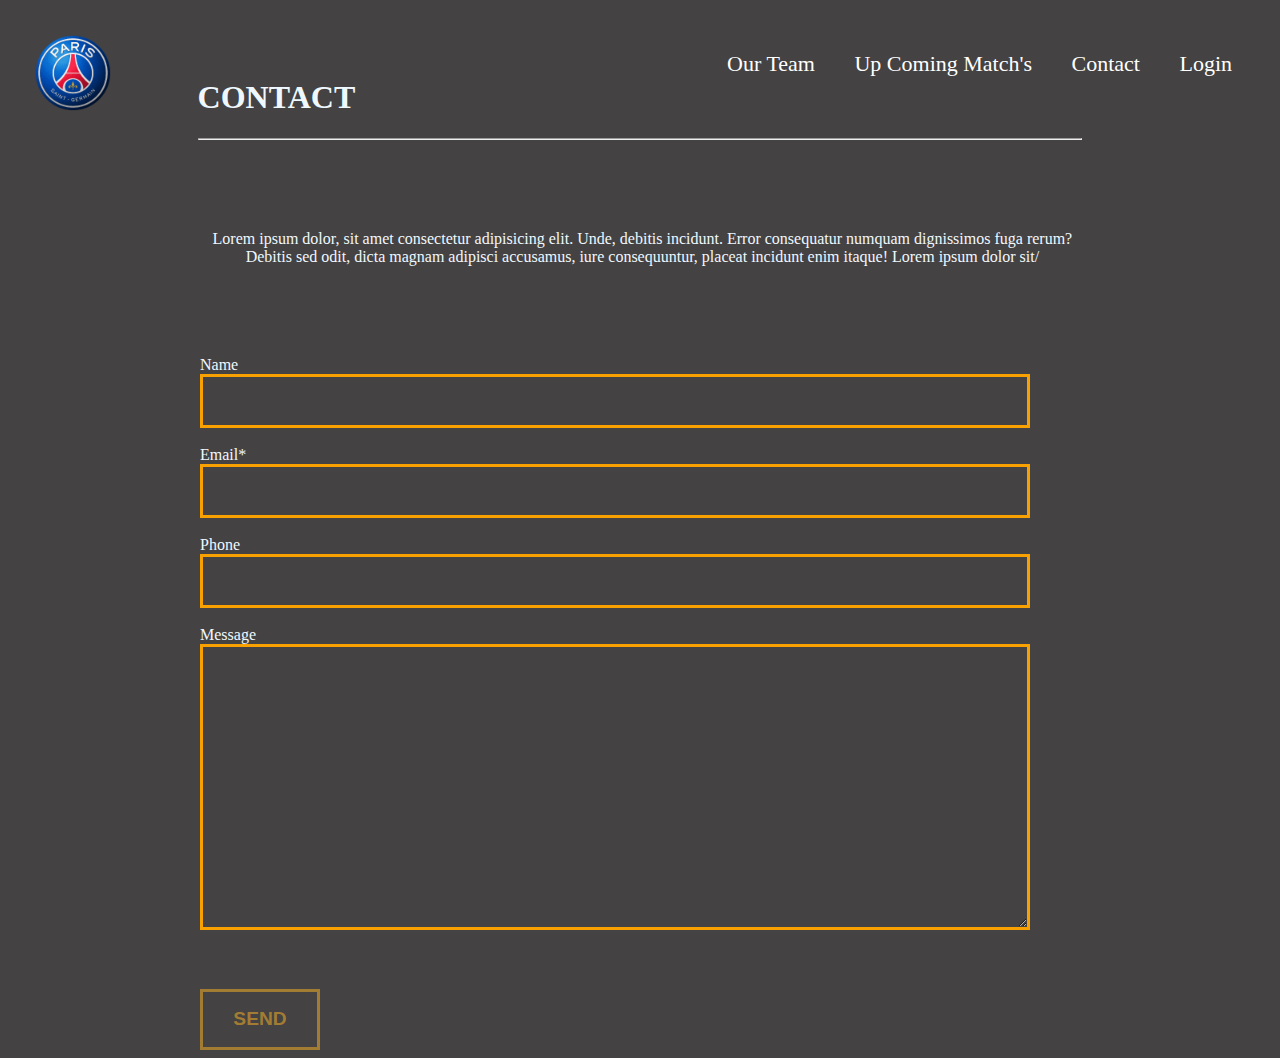
<file: contact.html>
<!DOCTYPE html>
<html lang="en">
<head>
    <meta charset="UTF-8">
    <meta name="viewport" content="width=device-width, initial-scale=1.0">
    <title>Document</title>
</head>
<style>
  @font-face {
  font-family: eveleth;
  src: url(eveleth-cufonfonts/Eveleth\ Regular.otf);
  font-family: handjet-light;
  src: url(Handjet-Light.ttf);
  font-family: lobster;
  src: url(Lobster-Regular.ttf);
  font-family: BebasNeue-Regular;
  src: url(BebasNeue-Regular.ttf);
}
    body{
        background-color: rgb(68, 66, 66);
        color: aliceblue;
    }
    .responsive-navbar {
  width: 100%;
  height: 50px;
  background-color: transparent;
  position: relative;
  }

 .responsive-navbar .res-menu {
  display: inline-block;
  }
  .navvalue img{
    width: 20%;
  }

 .responsive-navbar > .res-menu > .navvalue {
  display: inline-block;
  font-size: 22px;
  color: white;
  padding: 15px;

  }

.resnavbar-links{
  margin-top: 30px;
  margin-right: 30px;
}

 .responsive-navbar > .res-navbtn {
  display: none;
  }

 .responsive-navbar > .resnavbar-links {
  display: inline;
  float: right;
  font-size: 18px;
  }

 .responsive-navbar > .resnavbar-links > a {
  display: inline-block;
  padding: 13px 10px 13px 25px;
  text-decoration: none;
  color:White;
  font-size:22px
  }

 .responsive-navbar > .resnavbar-links > a:hover {
  color:rgb(145, 104, 1);
  }

 .responsive-navbar > #resnavbar-type {
  display: none;
  }
  .content{
    
    left: 20%;
    color: rgb(255, 255, 255);
    font-size: 20px;
    margin-top: 151px;
  }
 @media all and (max-width:900px) {
  .content{
    font-family:eveleth;
    left: 20%;
    color: rgb(255, 255, 255);
    font-size: 8vw;
    margin-top: 151px;
  }
  .responsive-navbar > .res-navbtn {
    display: inline-block;
    position: absolute;
    right: 0px;
    top: 0px;
  }

 .responsive-navbar > .res-navbtn > label {
  display: inline-block;
  width: 50px;
  height: 50px;
  padding: 12px;
  }

 .responsive-navbar > .res-navbtn > label:hover,.nav  #resnavbar-type:checked ~ .res-navbtn > label {
  background-color: rgba(0, 0, 0, 0.267);
  color: #fff;
  }

 .responsive-navbar > .res-navbtn > label > span {
  display: block;
  width: 25px;
  /* position: absolute; */
  height: 10px;
  top: 9px;
  border: white;
  margin: 0 -21px;
  color: white;
  border-top: 2px solid white;
  }

 .responsive-navbar > .resnavbar-links {
  position: absolute;
  display: block;
  width: 100%;
  background-color: rgba(0, 0, 0, 0.267);
  height: 0px;
  overflow-y: hidden;
  top: 50px;
  left: 0px;
  }

 .responsive-navbar > .resnavbar-links > a {
  display: block;
  width: 100%;
  }

 .responsive-navbar > #resnavbar-type:not(:checked) ~ .resnavbar-links {
  height: 0px;
  }

 .responsive-navbar > #resnavbar-type:checked ~ .resnavbar-links {
  height: 100vh;
  overflow-y: auto;
  outline:2px solid rgb(145, 104, 1);
  }
  }
    .heading{
        width: 70%;
        margin: auto;
    }
    .para{
        text-align: center;
        margin-top: 90px;
        width: 70%;
        /* margin: auto; */
        margin-left: 15vw;
    }
    .container{
        background-color: transparent;
        margin-top: 90px;
        width: 70%;
        /* border: 1px solid; */
        height: auto;
        margin-left: 15vw;
    }
    input{
        padding: 14px ;
        height: 20px;
        width: 90%;
        border:  rgb(248, 161, 0) 3px solid;
        background-color: transparent;
        cursor: pointer;
        color: antiquewhite;
        font-size: larger;
        
    }
    input:hover{
        background-color: rgba(167, 161, 161, 0.116);
    }
    textarea{
        padding: 14px ;
        width: 90%;
        border: rgb(248, 161, 0) 3px solid;
        /* background-color: rgb(45, 43, 38); */
        background-color: transparent;
        cursor: pointer;
        color: antiquewhite;
        font-size: larger;

    }
    textarea:hover{
        background-color: rgba(167, 161, 161, 0.116);
    }
    #btn{
        width: 120px;
        font-size: larger;
        font-weight: 800;
        margin-top: 55px;
        height: 61px;
        /* padding-bottom: 15px; */
        background-color: transparent;
        cursor: pointer;
        border: rgb(163, 124, 51) 3px solid;
        color: rgb(163, 124, 51);
        display: flex;
        justify-content: center;
        align-items: center;
    }
    #btn:hover{
        color: antiquewhite;
        border-color: white;
        transition: .6s;
    }
</style>
<body>
    <div class="responsive-navbar">
        <input type="checkbox" id="resnavbar-type">
        <div class="res-menu">
          <div class="navvalue">
            <a href="index.html"><img src="paris logo.png" alt=""></a>
          </div>
        </div>
        <div class="res-navbtn">
          <label for="resnavbar-type">
          <span></span>
          <span></span>
          <span></span>
          </label>
        </div>
        <div class="resnavbar-links">
          <a href="team.html">Our Team</a>
          <a href="upcoming.html">Up Coming Match's</a>
          <a href="contact.html">Contact</a>
          <a href="login.html"><i class="fa-solid fa-circle-user"></i>Login</a>
        </div>
      </div>
    <div class="heading">
        <h1>CONTACT</h1>
        <hr>
    </div>
    <div class="para">
        Lorem ipsum dolor, sit amet consectetur adipisicing elit. Unde, debitis incidunt. Error consequatur numquam dignissimos fuga rerum? Debitis sed odit, dicta magnam adipisci accusamus, iure consequuntur, placeat incidunt enim itaque!
        Lorem ipsum dolor sit/
    </div>
    <div class="container">
        <form>
            Name  <br><input type="" placeholder=""  required id="name"><br/><br>
            Email* <br><input type="email" placeholder="" required id="email"><br/><br>
            Phone <br><input type="number"value placeholder="" required id="phone"><br/><br>
            Message <br/><textarea cols="24" rows="14" id="Message"></textarea><br/>
            <input type="button" value="SEND" id="btn" onclick="abc()">

        </form>
        </div>
        <script>
            var name = document.getElementById('name')
            var email = document.getElementById('email')
            var phone = document.getElementById('phone')
            var phone =/[0-9]/;

            var Message = document.getElementById('message')

            function abc(){
                alert('Thanks For Your Contact')
            }

        </script>
</body>
</html>
</file>
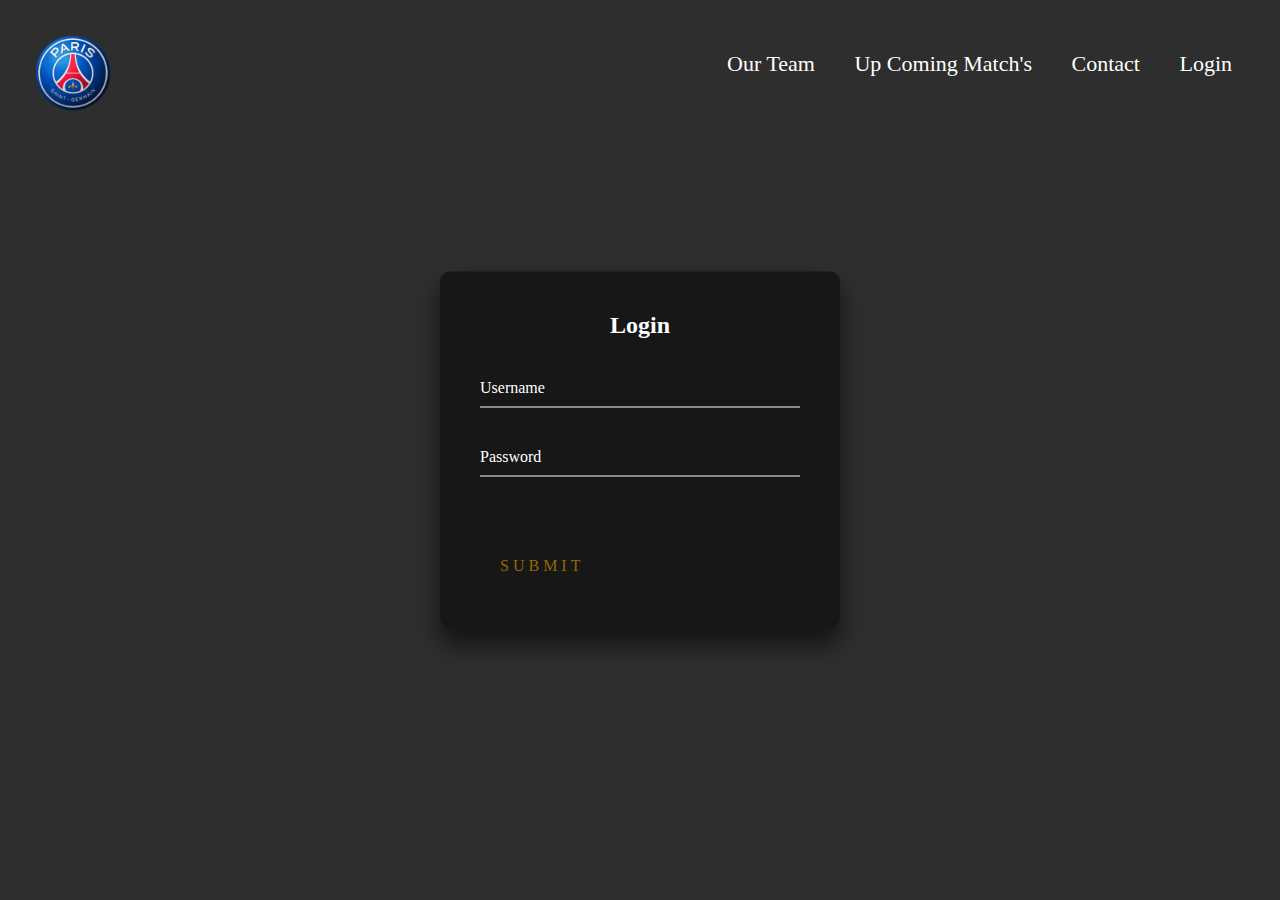
<file: login.html>
<!DOCTYPE html>
<html lang="en">
<head>
    <meta charset="UTF-8">
    <meta name="viewport" content="width=device-width, initial-scale=1.0">
    <title>Document</title>


<style>
  body{
    background-color: #2d2e2d;
  }
  @font-face {
  font-family: eveleth;
  src: url(eveleth-cufonfonts/Eveleth\ Regular.otf);
  font-family: handjet-light;
  src: url(Handjet-Light.ttf);
  font-family: lobster;
  src: url(Lobster-Regular.ttf);
  font-family: BebasNeue-Regular;
  src: url(BebasNeue-Regular.ttf);
}
.responsive-navbar {
  width: 100%;
  height: 50px;
  background-color: transparent;
  position: relative;
  }

 .responsive-navbar .res-menu {
  display: inline-block;
  }
  .navvalue img{
    width: 20%;
  }

 .responsive-navbar > .res-menu > .navvalue {
  display: inline-block;
  font-size: 22px;
  color: white;
  padding: 15px;

  }

.resnavbar-links{
  margin-top: 30px;
  margin-right: 30px;
}

 .responsive-navbar > .res-navbtn {
  display: none;
  }

 .responsive-navbar > .resnavbar-links {
  display: inline;
  float: right;
  font-size: 18px;
  }

 .responsive-navbar > .resnavbar-links > a {
  display: inline-block;
  padding: 13px 10px 13px 25px;
  text-decoration: none;
  color:White;
  font-size:22px
  }

 .responsive-navbar > .resnavbar-links > a:hover {
  color:rgb(145, 104, 1);
  }

 .responsive-navbar > #resnavbar-type {
  display: none;
  }
  .content{
    
    left: 20%;
    color: rgb(255, 255, 255);
    font-size: 20px;
    margin-top: 151px;
  }
 @media all and (max-width:900px) {
  .content{
    font-family:eveleth;
    left: 20%;
    color: rgb(255, 255, 255);
    font-size: 8vw;
    margin-top: 151px;
  }
  .responsive-navbar > .res-navbtn {
    display: inline-block;
    position: absolute;
    right: 0px;
    top: 0px;
  }

 .responsive-navbar > .res-navbtn > label {
  display: inline-block;
  width: 50px;
  height: 50px;
  padding: 12px;
  }

 .responsive-navbar > .res-navbtn > label:hover,.nav  #resnavbar-type:checked ~ .res-navbtn > label {
  background-color: rgba(0, 0, 0, 0.267);
  color: #fff;
  }

 .responsive-navbar > .res-navbtn > label > span {
  display: block;
  width: 25px;
  /* position: absolute; */
  height: 10px;
  top: 9px;
  border: white;
  margin: 0 -21px;
  color: white;
  border-top: 2px solid white;
  }

 .responsive-navbar > .resnavbar-links {
  position: absolute;
  display: block;
  width: 100%;
  background-color: rgba(0, 0, 0, 0.267);
  height: 0px;
  overflow-y: hidden;
  top: 50px;
  left: 0px;
  }

 .responsive-navbar > .resnavbar-links > a {
  display: block;
  width: 100%;
  }

 .responsive-navbar > #resnavbar-type:not(:checked) ~ .resnavbar-links {
  height: 0px;
  }

 .responsive-navbar > #resnavbar-type:checked ~ .resnavbar-links {
  height: 100vh;
  overflow-y: auto;
  outline:2px solid rgb(145, 104, 1);
  }
  }


.login-box {
  position: absolute;
  top: 50%;
  left: 50%;
  width: 400px;
  padding: 40px;
  transform: translate(-50%, -50%);
  background: rgba(0,0,0,.5);
  box-sizing: border-box;
  box-shadow: 0 15px 25px rgba(0,0,0,.6);
  border-radius: 10px;
}

.login-box h2 {
  margin: 0 0 30px;
  padding: 0;
  color: #fff;
  text-align: center;
}

.login-box .user-box {
  position: relative;
}

.login-box .user-box input {
  width: 100%;
  padding: 10px 0;
  font-size: 16px;
  color: #fff;
  margin-bottom: 30px;
  border: none;
  border-bottom: 1px solid #fff;
  outline: none;
  background: transparent;
}
.login-box .user-box label {
  position: absolute;
  top:0;
  left: 0;
  padding: 10px 0;
  font-size: 16px;
  color: #fff;
  pointer-events: none;
  transition: .5s;
}

.login-box .user-box input:focus ~ label,
.login-box .user-box input:valid ~ label {
  top: -20px;
  left: 0;
  color: rgb(145, 104, 1);
  font-size: 12px;
}

.login-box form a {
  position: relative;
  display: inline-block;
  padding: 10px 20px;
  color: rgb(145, 104, 1);
  font-size: 16px;
  text-decoration: none;
  text-transform: uppercase;
  overflow: hidden;
  transition: .5s;
  margin-top: 40px;
  letter-spacing: 4px
}

.login-box a:hover {
  background: rgb(145, 104, 1);
  color: #fff;
  border-radius: 5px;
  box-shadow: 0 0 5px rgb(145, 104, 1),
              0 0 25px rgb(145, 104, 1),
              0 0 50px rgb(145, 104, 1),
              0 0 100px rgb(145, 104, 1);
}

.login-box a span {
  position: absolute;
  display: block;
}

.login-box a span:nth-child(1) {
  top: 0;
  left: -100%;
  width: 100%;
  height: 2px;
  background: linear-gradient(90deg, transparent, #eefcfd);
  animation: btn-anim1 1s linear infinite;
}

@keyframes btn-anim1 {
  0% {
    left: -100%;
  }
  50%,100% {
    left: 100%;
  }
}

.login-box a span:nth-child(2) {
  top: -100%;
  right: 0;
  width: 2px;
  height: 100%;
  background: linear-gradient(180deg, transparent, rgb(145, 104, 1));
  animation: btn-anim2 1s linear infinite;
  animation-delay: .25s
}

@keyframes btn-anim2 {
  0% {
    top: -100%;
  }
  50%,100% {
    top: 100%;
  }
}

.login-box a span:nth-child(3) {
  bottom: 0;
  right: -100%;
  width: 100%;
  height: 2px;
  background: linear-gradient(270deg, transparent, rgb(145, 104, 1));
  animation: btn-anim3 1s linear infinite;
  animation-delay: .5s
}

@keyframes btn-anim3 {
  0% {
    right: -100%;
  }
  50%,100% {
    right: 100%;
  }
}

.login-box a span:nth-child(4) {
  bottom: -100%;
  left: 0;
  width: 2px;
  height: 100%;
  background: linear-gradient(360deg, transparent, rgb(145, 104, 1));
  animation: btn-anim4 1s linear infinite;
  animation-delay: .75s
}

@keyframes btn-anim4 {
  0% {
    bottom: -100%;
  }
  50%,100% {
    bottom: 100%;
  }
}

</style>
</head>
<body>
  <div class="responsive-navbar">
    <input type="checkbox" id="resnavbar-type">
    <div class="res-menu">
      <div class="navvalue">
        <a href="index.html"><img src="paris logo.png" alt=""></a>
      </div>
    </div>
    <div class="res-navbtn">
      <label for="resnavbar-type">
      <span></span>
      <span></span>
      <span></span>
      </label>
    </div>
    <div class="resnavbar-links">
      <a href="team.html">Our Team</a>
      <a href="upcoming.html">Up Coming Match's</a>
      <a href="contact.html">Contact</a>
      <a href="login.html"><i class="fa-solid fa-circle-user"></i>Login</a>
    </div>
  </div>
    <div class="login-box">
        <h2>Login</h2>
        <form>
          <div class="user-box">
            <input type="text" name="" required="" id="name">
            <label>Username</label>
          </div>
          <div class="user-box">
            <input type="password" name="" required="" id="password">
            <label>Password</label>
          </div>
          <a href="#" onclick="validate()">
            <span></span>
            <span></span>
            <span></span>
            <span></span>
            Submit
          </a>
        </form>
      </div>

      <script>
        // var name= document.getElementById('name')
        // var name= document.getElementById('password')

        function validate() {
					var username = document.getElementById('name').value;
					var password = document.getElementById('password').value;

					if (username == 'admin' && password == 'admin') {
						alert('login successful!');
						window.location = '/'; 
						return false;
					}
                    else{
                        alert('Field is blank')
                    }
				}
      </script>
</body>
</html>
</file>
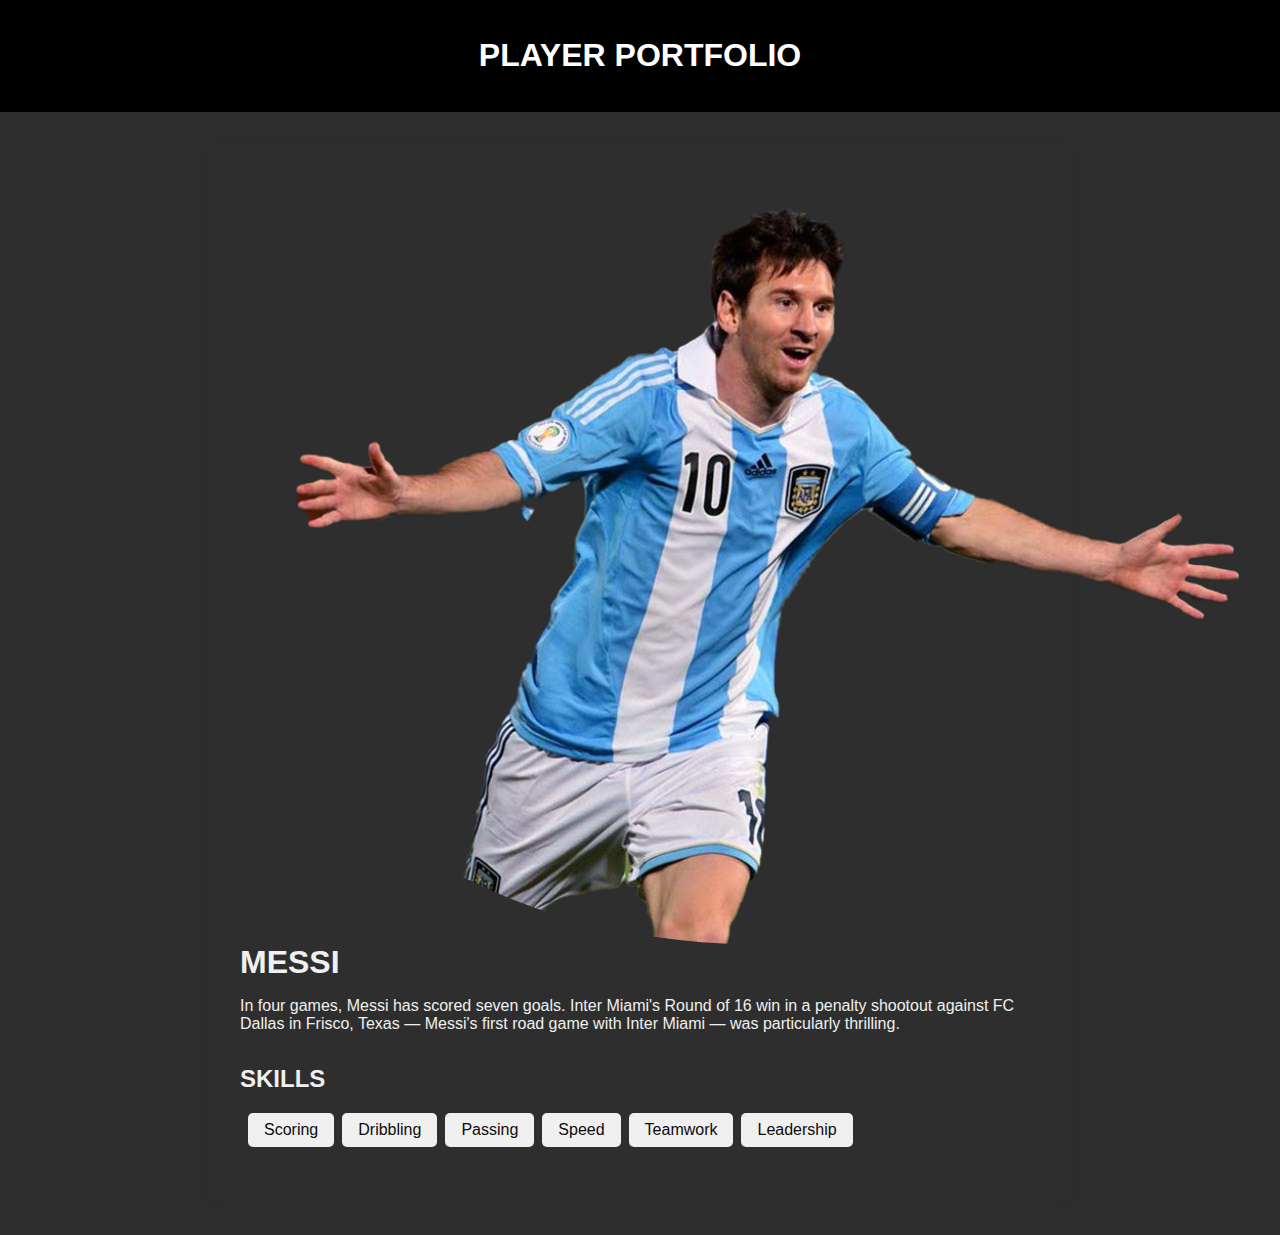
<file: messi.html>
<!DOCTYPE html>
<html lang="en">
<head>
<meta charset="UTF-8">
<meta name="viewport" content="width=device-width, initial-scale=1.0">
<title>Player Portfolio</title>
<style>
  body {
    font-family: Arial, sans-serif;
    margin: 0;
    padding: 0;
    background-color: #2d2e2d;
  }

  header {
    background-color: black;
    color: white;
    text-align: center;
    padding: 1rem;
  }

  .container {
    max-width: 800px;
    margin: 2rem auto;
    padding: 2rem;
    background-color: transparent;
    color: #f0f0f0;
    box-shadow: 0 0 10px rgba(0, 0, 0, 0.1);
    border-radius: 10px;
    border-color: black;
  }

  .profile {
    display: flex;
    flex-wrap: wrap;
    align-items: center;
    margin-bottom: 1rem;
  }

  .profile img {
    width: 90vw;
    height: 60vw;
    border-radius: 100%;
    margin-right: 1rem;
  }

  .profile h1 {
    margin: 0;
  }

  .skills {
    margin-top: 1rem;
  }

  .skills h2 {
    margin-top: 0;
    margin-left: 0;
  }

  .skill-list {
    text-align: center;
    list-style: none;
    padding: 0;
    display: flex;
    flex-wrap: wrap;
  }

  .skill-list li {
    background-color: #f0f0f0;
    color: rgb(12, 11, 11);
    border-radius: 5px;
    padding: 0.5rem 1rem;
    margin-left: 0.5rem;
    margin-bottom: 0.5rem;
  }
  
</style>
</head>
<body>
  <header>
    <h1>PLAYER PORTFOLIO</h1>
  </header>

<div class="container">
    <div class="profile">
      <img src="leo.png" alt="Player Profile Picture">
      <div>
        <h1>MESSI</h1>
        <p>In four games, Messi has scored seven goals. Inter Miami's Round of 16 win in a penalty shootout against FC Dallas in Frisco, Texas — Messi's first road game with Inter Miami — was particularly thrilling.</p>
      </div>
    </div>
    <div class="skills">
      <h2>SKILLS</h2>
      <ul class="skill-list">
        <li>Scoring</li>
        <li>Dribbling</li>
        <li>Passing</li>
        <li>Speed</li>
        <li>Teamwork</li>
        <li>Leadership</li>
    </ul>
</div>
</div>
</body>
</html
</file>
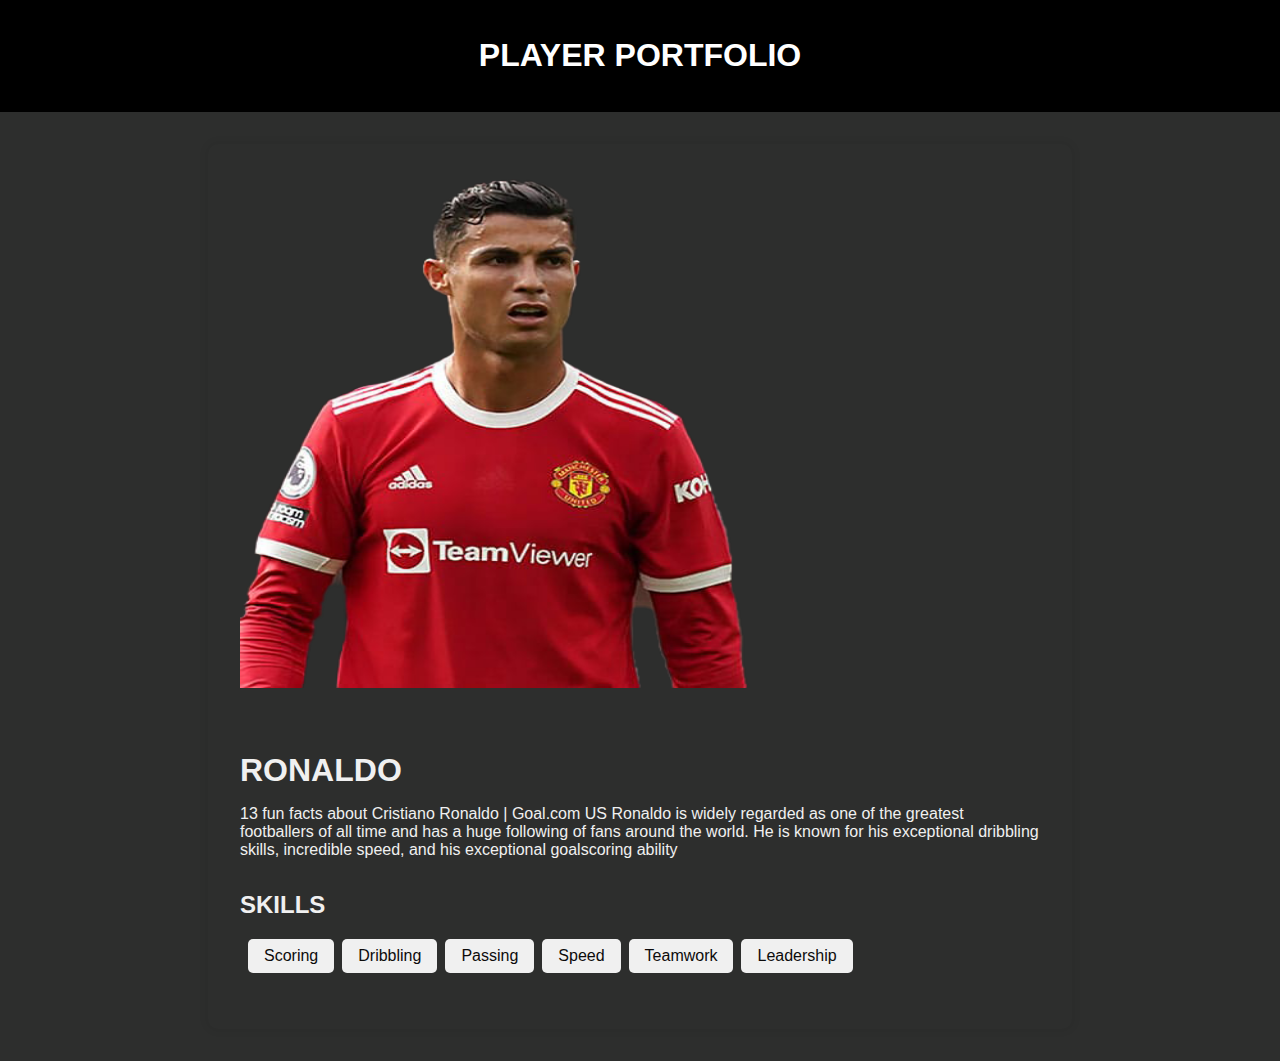
<file: ronaldo.html>
<!DOCTYPE html>
<html lang="en">
<head>
<meta charset="UTF-8">
<meta name="viewport" content="width=device-width, initial-scale=1.0">
<title>Player Portfolio</title>
<style>
  body {
    font-family: Arial, sans-serif;
    margin: 0;
    padding: 0;
    background-color: #2d2e2d;
  }

  header {
    background-color: black;
    color: white;
    text-align: center;
    padding: 1rem;
  }

  .container {
    max-width: 800px;
    margin: 2rem auto;
    padding: 2rem;
    background-color: transparent;
    color: #f0f0f0;
    box-shadow: 0 0 10px rgba(0, 0, 0, 0.1);
    border-radius: 10px;
    border-color: black;
  }
  .profile-img{
    width: 100%;
    height: 45vw;
  }
  .profile {
    display: flex;
    flex-wrap: wrap;
    align-items: center;
    margin-bottom: 1rem;
    width: 100%;
    /* height: 60vw; */
  }

  .profile img {
    width: 40vw;
    height: 40vw;
    margin-right: 1rem;
  }

  .profile h1 {
    margin: 0;
  }

  .skills {
    margin-top: 1rem;
  }

  .skills h2 {
    margin-top: 0;
    margin-left: 0;
  }

  .skill-list {
    text-align: center;
    list-style: none;
    padding: 0;
    display: flex;
    flex-wrap: wrap;
  }

  .skill-list li {
    background-color: #f0f0f0;
    color: rgb(12, 11, 11);
    border-radius: 5px;
    padding: 0.5rem 1rem;
    margin-left: 0.5rem;
    margin-bottom: 0.5rem;
  }
  
</style>
</head>
<body>
  <header>
    <h1>PLAYER PORTFOLIO</h1>
  </header>

<div class="container">
    <div class="profile">
      <div class="profile-img"><img src="WhatsApp Image 2023-08-09 at 10.50.05 PM.png" alt="Player Profile Picture">
      </div>
      <div>
        <h1>RONALDO</h1>
        <p>
          13 fun facts about Cristiano Ronaldo | Goal.com US
          Ronaldo is widely regarded as one of the greatest footballers of all time and has a huge following of fans around the world. He is known for his exceptional dribbling skills, incredible speed, and his exceptional goalscoring ability</p>
      </div>
    </div>
    <div class="skills">
      <h2>SKILLS</h2>
      <ul class="skill-list">
        <li>Scoring</li>
        <li>Dribbling</li>
        <li>Passing</li>
        <li>Speed</li>
        <li>Teamwork</li>
        <li>Leadership</li>
    </ul>
</div>
</div>
</body>
</html
</file>
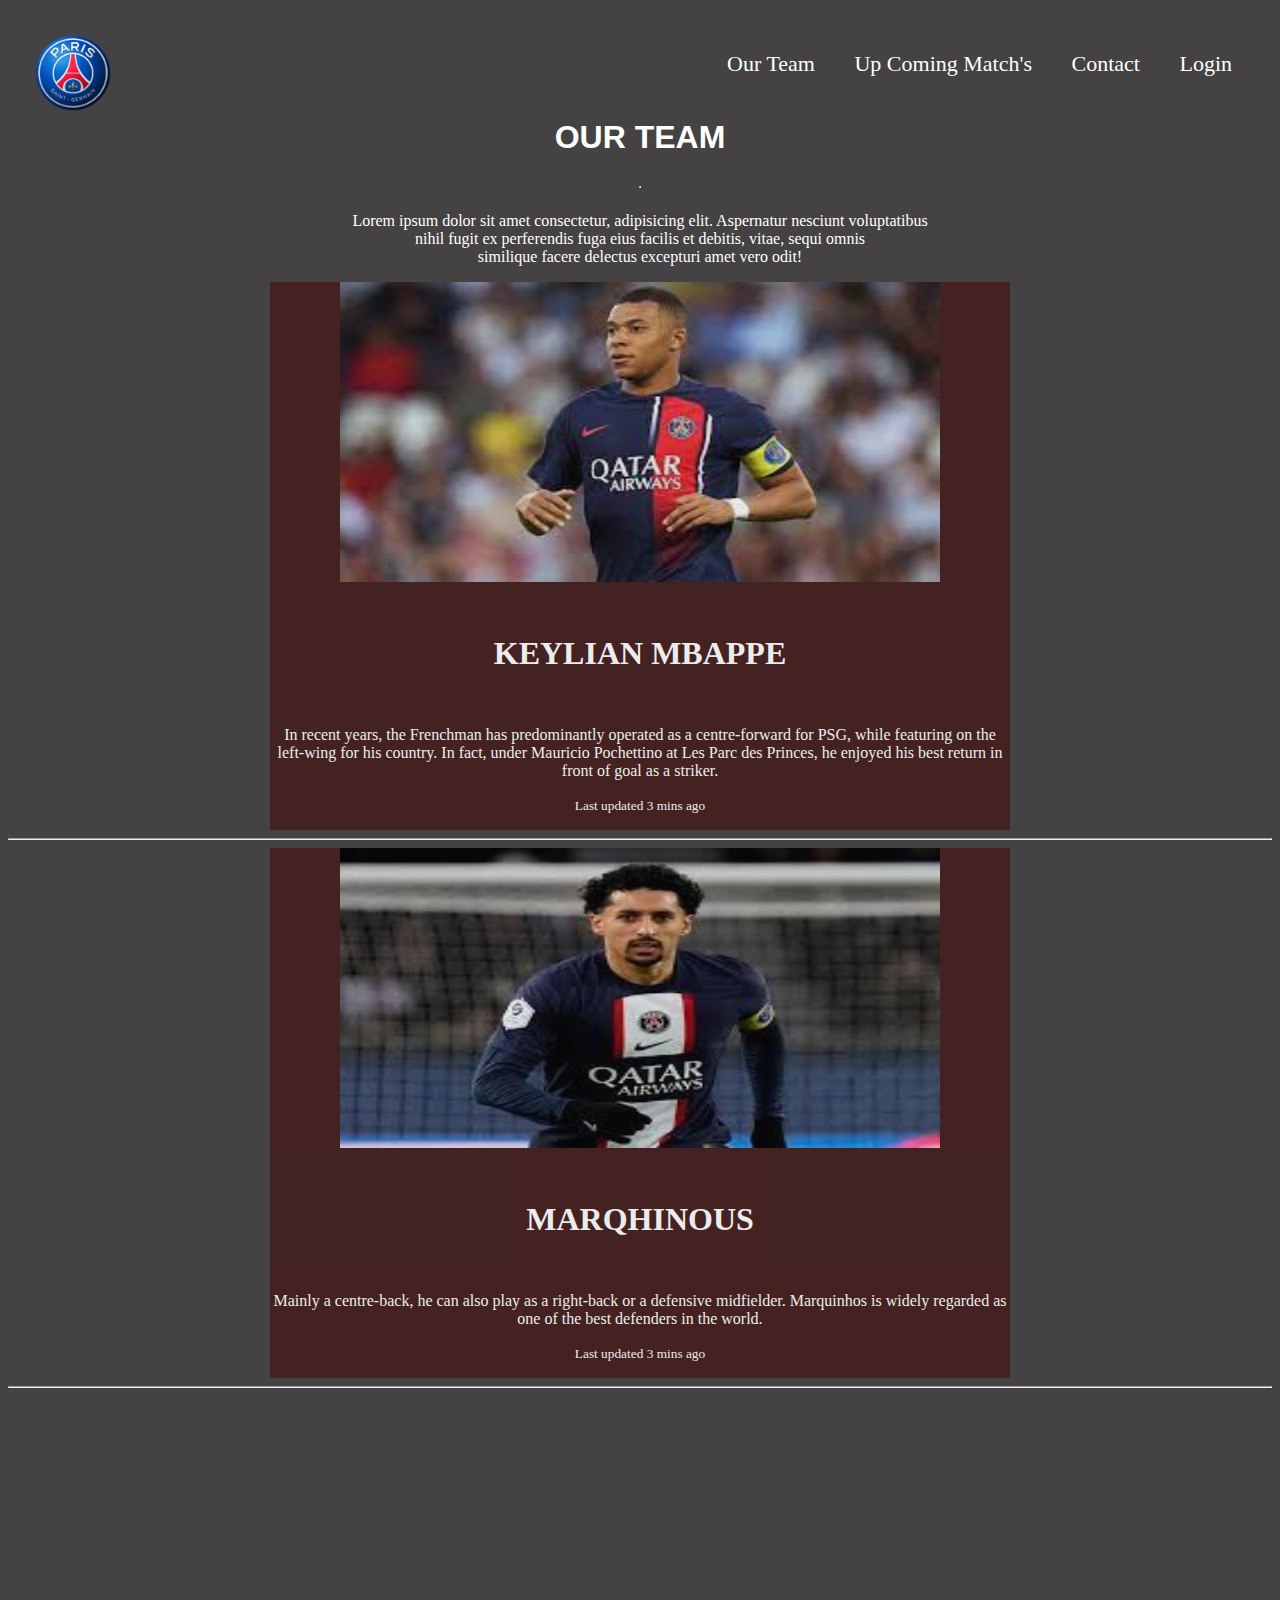
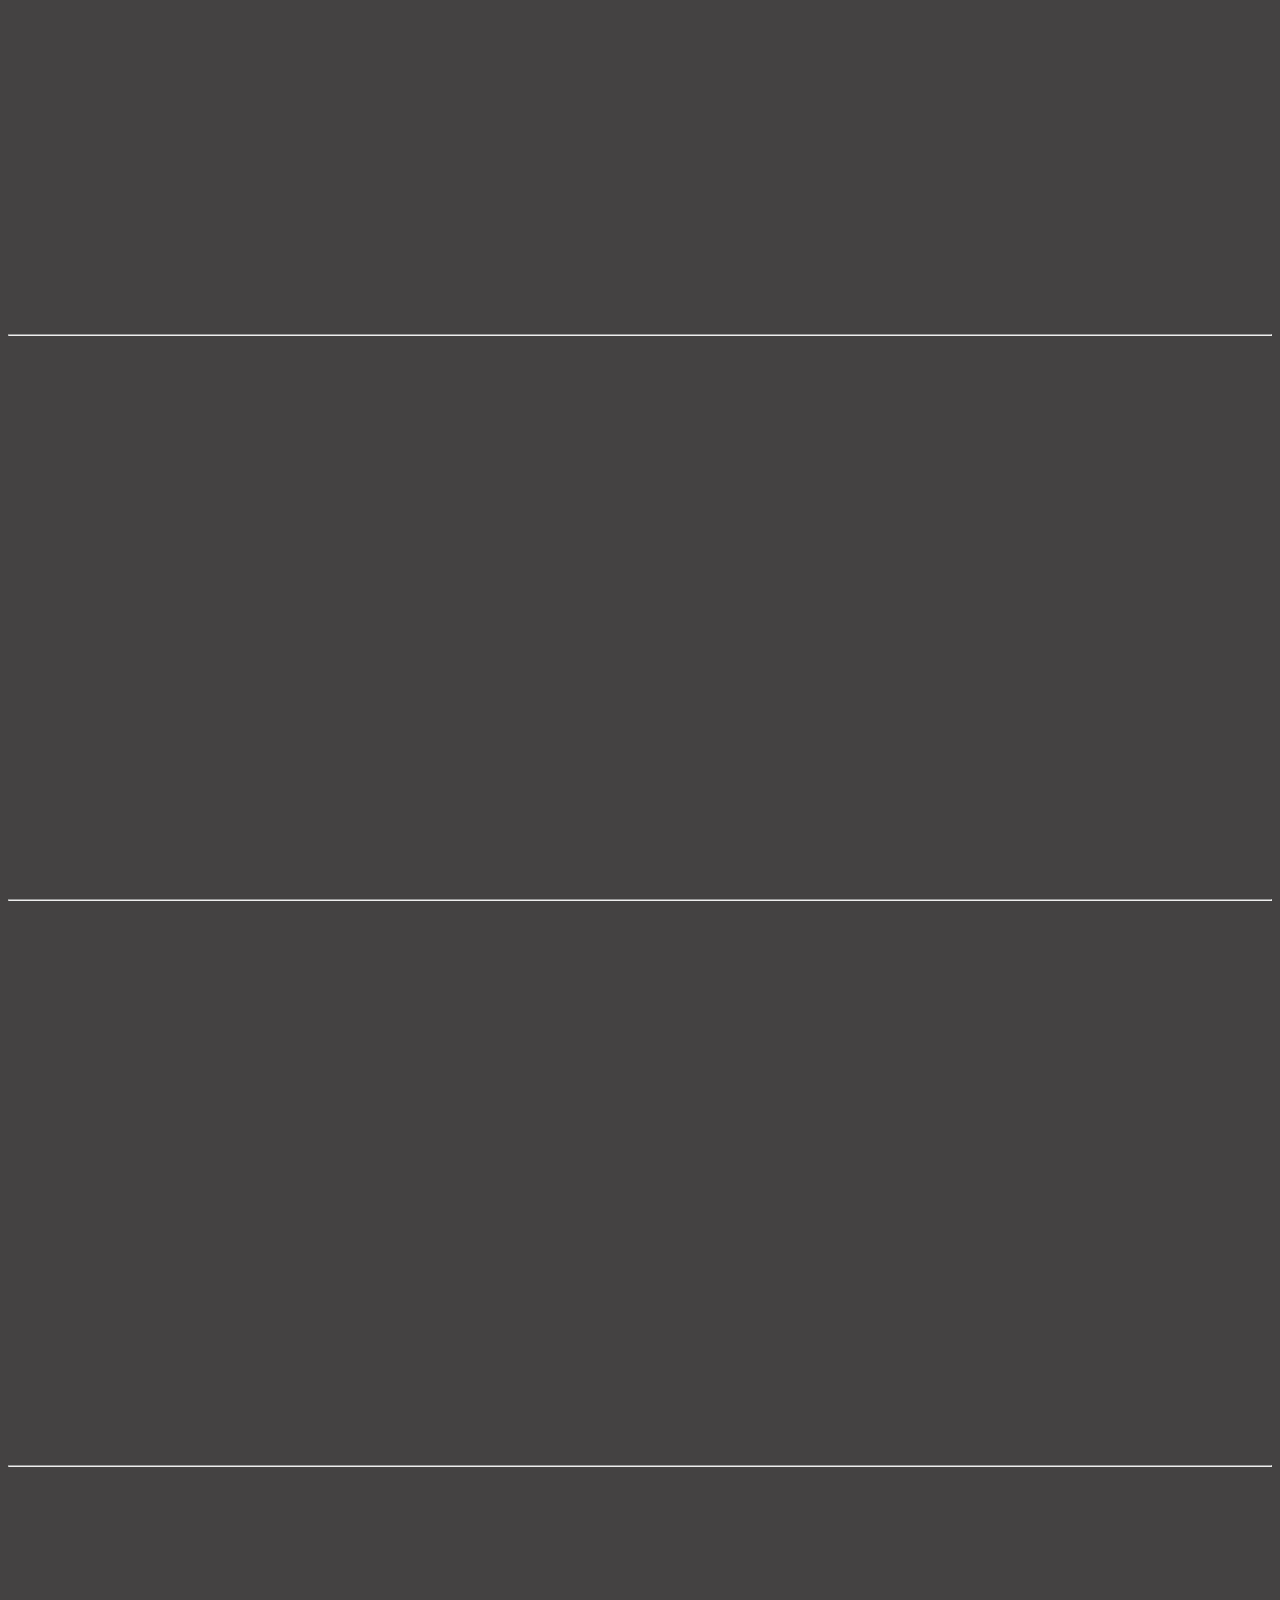
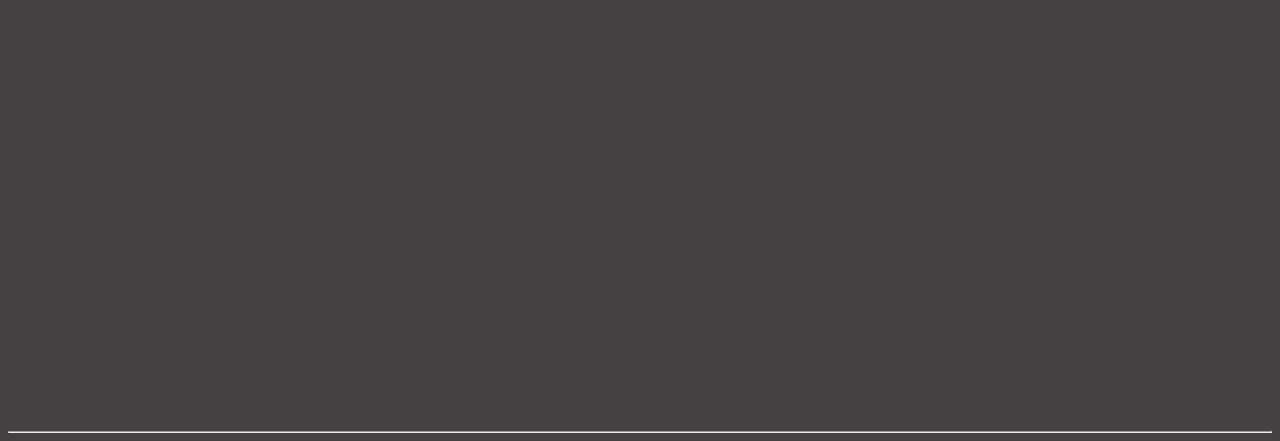
<file: team.html>
<!DOCTYPE html>
<html lang="en">
<head>
    <meta charset="UTF-8">
    <meta name="viewport" content="width=device-width, initial-scale=1.0">
    <title>Document</title>
    <link href="https://cdn.jsdelivr.net/npm/bootstrap@5.0.2/dist/css/bootstrap.min.css" rel="stylesheet" integrity="sha384-EVSTQN3/azprG1Anm3QDgpJLIm9Nao0Yz1ztcQTwFspd3yD65VohhpuuCOmLASjC" crossorigin="anonymous">
    <script src="https://cdn.jsdelivr.net/npm/bootstrap@5.0.2/dist/js/bootstrap.bundle.min.js" integrity="sha384-MrcW6ZMFYlzcLA8Nl+NtUVF0sA7MsXsP1UyJoMp4YLEuNSfAP+JcXn/tWtIaxVXM" crossorigin="anonymous"></script>
    <link rel="stylesheet" href="WOW-master/css/libs/animate.css">

</head>
<style>
  @font-face {
  font-family: eveleth;
  src: url(eveleth-cufonfonts/Eveleth\ Regular.otf);
  font-family: handjet-light;
  src: url(Handjet-Light.ttf);
  font-family: lobster;
  src: url(Lobster-Regular.ttf);
  font-family: BebasNeue-Regular;
  src: url(BebasNeue-Regular.ttf);
}
    body{
        background-color: rgb(68, 66, 66);
    }
    .responsive-navbar {
  width: 100%;
  height: 50px;
  background-color: transparent;
  position: relative;
  }

 .responsive-navbar .res-menu {
  display: inline-block;
  }
  .navvalue img{
    width: 20%;
  }

 .responsive-navbar > .res-menu > .navvalue {
  display: inline-block;
  font-size: 22px;
  color: white;
  padding: 15px;

  }

.resnavbar-links{
  margin-top: 30px;
  margin-right: 30px;
}

 .responsive-navbar > .res-navbtn {
  display: none;
  }

 .responsive-navbar > .resnavbar-links {
  display: inline;
  float: right;
  font-size: 18px;
  }

 .responsive-navbar > .resnavbar-links > a {
  display: inline-block;
  padding: 13px 10px 13px 25px;
  text-decoration: none;
  color:White;
  font-size:22px
  }

 .responsive-navbar > .resnavbar-links > a:hover {
  color:rgb(145, 104, 1);
  }

 .responsive-navbar > #resnavbar-type {
  display: none;
  }
  .content{
    
    left: 20%;
    color: rgb(255, 255, 255);
    font-size: 20px;
    margin-top: 151px;
  }
 @media all and (max-width:900px) {
  .content{
    font-family:eveleth;
    left: 20%;
    color: rgb(255, 255, 255);
    font-size: 8vw;
    margin-top: 151px;
  }
  .responsive-navbar > .res-navbtn {
    display: inline-block;
    position: absolute;
    right: 0px;
    top: 0px;
  }

 .responsive-navbar > .res-navbtn > label {
  display: inline-block;
  width: 50px;
  height: 50px;
  padding: 12px;
  }

 .responsive-navbar > .res-navbtn > label:hover,.nav  #resnavbar-type:checked ~ .res-navbtn > label {
  background-color: rgba(0, 0, 0, 0.267);
  color: #fff;
  }

 .responsive-navbar > .res-navbtn > label > span {
  display: block;
  width: 25px;
  /* position: absolute; */
  height: 10px;
  top: 9px;
  border: white;
  margin: 0 -21px;
  color: white;
  border-top: 2px solid white;
  }

 .responsive-navbar > .resnavbar-links {
  position: absolute;
  display: block;
  width: 100%;
  background-color: rgba(0, 0, 0, 0.267);
  height: 0px;
  overflow-y: hidden;
  top: 50px;
  left: 0px;
  }

 .responsive-navbar > .resnavbar-links > a {
  display: block;
  width: 100%;
  }

 .responsive-navbar > #resnavbar-type:not(:checked) ~ .resnavbar-links {
  height: 0px;
  }

 .responsive-navbar > #resnavbar-type:checked ~ .resnavbar-links {
  height: 100vh;
  overflow-y: auto;
  outline:2px solid rgb(145, 104, 1);
  }
  }
    .container-fluid{
        /* height: 1000px; */
        width: 100%;
        margin-top: 0px;
        margin-bottom: 0px;
        /* border: 1px solid; */
        /* display: flex;
        align-items: center;
        justify-content: center; */

        
    }
    .card{
        border: none;
        /* border-radius: 20px; */
    }
    .col{
        height: auto;
        display: flex;
        align-items: center;
        justify-content: center;
        width: 100%;
        animation-duration: 1s;
        

    }
    .col-md-6{
        background-color: rgb(68, 31, 31);
        display: flex;
        align-items: center;
        justify-content: center;
        text-align: center;
        color: white;
        opacity: .9;
        /* font-weight: bold; */
        /* width: 50%; */

    }
    .col-md-6:hover{
      opacity: 1;
      transition: .5s;
    }
    .col-md-6 h5{
        font-weight: bold;
        font-size: 2rem;
    }
    .header{
        width: 100%;
        color: white;
        /* margin: 30px; */
        margin-top: 40px;
        display: flex;
        justify-content: center;
        align-items: center;
        flex-direction: column;

    }
    .header h1{
        font-weight: 900;
        font-family: 'Lucida Sans', 'Lucida Sans Regular', 'Lucida Grande', 'Lucida Sans Unicode', Geneva, Verdana, sans-serif;
    }
    .header hr{
        color: antiquewhite
    }
    hr{
        color: antiquewhite
    }
    .para{
        width: 100%;
        color: white;
        /* margin: 30px; */
        /* margin-top: 40px; */
        display: flex;
        justify-content: center;
        align-items: center;
        flex-direction: column;
        text-align: center;
    }
    .para p{
        width: 80%;
    }
</style>
<body>
  <div class="responsive-navbar">
    <input type="checkbox" id="resnavbar-type">
    <div class="res-menu">
      <div class="navvalue">
        <a href="index.html"><img src="paris logo.png" alt=""></a>
      </div>
    </div>
    <div class="res-navbtn">
      <label for="resnavbar-type">
      <span></span>
      <span></span>
      <span></span>
      </label>
    </div>
    <div class="resnavbar-links">
      <a href="team.html">Our Team</a>
      <a href="upcoming.html">Up Coming Match's</a>
      <a href="contact.html">Contact</a>
      <a href="login.html"><i class="fa-solid fa-circle-user"></i>Login</a>
    </div>
  </div>
    <div class="header">
        <h1>OUR TEAM</h1>
        <hr>
      </div> 
      <!-- <hr> -->
      <div class="para">
        <p>Lorem ipsum dolor sit amet consectetur, adipisicing elit. Aspernatur nesciunt voluptatibus <br>nihil fugit ex perferendis fuga eius facilis et debitis, vitae, sequi omnis <br> similique facere delectus excepturi amet vero odit!</p>
      </div>

    <div class="container-fluid">
        <div class="col">
            <div class="card mb-3" style="max-width: 740px;">
                <div class="row g-0">
                  <div class="col-md-6" >
                    <img src="mbape.jpeg" class="img-fluid rounded-start" alt="..." style="height: 300px; width: 600px;">
                  </div>
                  <div class="col-md-6">
                    <div class="card-body">
                      <h5 class="card-title">KEYLIAN MBAPPE</h5>
                      <p class="card-text">In recent years, the Frenchman has predominantly operated as a centre-forward for PSG, while featuring on the left-wing for his country. In fact, under Mauricio Pochettino at Les Parc des Princes, he enjoyed his best return in front of goal as a striker.</p>
                      <p class="card-text"><small class="text-muted">Last updated 3 mins ago</small></p>
                    </div>
                  </div>
                </div>
              </div>
        </div>
    </div>

    <hr>

    <div class="container-fluid">
        <div class="col wow bounceInUp center">
            <div class="card mb-3" style="max-width: 740px;">
                <div class="row g-0">
                  <div class="col-md-6">
                    <img src="marqhinos.jpeg" class="img-fluid rounded-start" alt="..." style="height: 300px; width: 600px;">
                  </div>
                  <div class="col-md-6">
                    <div class="card-body">
                      <h5 class="card-title">MARQHINOUS</h5>
                      <p class="card-text">Mainly a centre-back, he can also play as a right-back or a defensive midfielder. Marquinhos is widely regarded as one of the best defenders in the world.</p>
                      <p class="card-text"><small class="text-muted">Last updated 3 mins ago</small></p>
                    </div>
                  </div>
                </div>
              </div>
        </div>
    </div>

    <hr>

    <div class="container-fluid">
        <div class="col wow bounceInUp center">
            <div class="card mb-3" style="max-width: 740px;">
                <div class="row g-0">
                  <div class="col-md-6" style="border: none;">
                    <img src="hakimi.jpeg" class="img-fluid rounded-start" alt="..." style="height: 300px; width: 600px;">
                  </div>
                  <div class="col-md-6">
                    <div class="card-body">
                      <h5 class="card-title">ASHRAF HAKIMI</h5>
                      <p class="card-text">Hakimi scored five goals on 22 shots and tallied eight clean sheets, five assists, 36 chances created, 53 crosses and 63 tackles in 36 appearances (30 starts) across all competitions for PSG in season 2022/23.</p>
                      <p class="card-text"><small class="text-muted">Last updated 3 mins ago</small></p>
                    </div>
                  </div>
                </div>
              </div>
        </div>
    </div>

    <hr>

    <div class="container-fluid">
        <div class="col wow bounceInUp center">
            <div class="card mb-3" style="max-width: 740px;">
                <div class="row g-0">
                  <div class="col-md-6">
                    <img src="nemar.jpeg" class="img-fluid rounded-start" alt="..." style="height: 300px; width: 600px;">
                  </div>
                  <div class="col-md-6">
                    <div class="card-body">
                      <h5 class="card-title">NEYMAR JR</h5>
                      <p class="card-text">Neymar da Silva Santos Júnior (born 5 February 1992), known as Neymar Júnior or mononymously as Neymar, is a Brazilian professional footballer who plays as a forward for Ligue 1 club Paris Saint-Germain and the Brazil national team</p>
                      <p class="card-text"><small class="text-muted">Last updated 3 mins ago</small></p>
                    </div>
                  </div>
                </div>
              </div>
        </div>
    </div>

    <hr>

    <div class="container-fluid">
        <div class="col wow bounceInUp center" >
            <div class="card mb-3" style="max-width: 740px;">
                <div class="row g-0">
                  <div class="col-md-6">
                    <img src="ronaldo.jpg" class="img-fluid rounded-start" alt="..." style="height: 300px; width: 600px;">
                  </div>
                  <div class="col-md-6">
                    <div class="card-body">
                      <h5 class="card-title">CRISTIANO RONALDO</h5>
                      <p class="card-text">Cristiano Ronaldo dos Santos Aveiro GOIH ComM (Portuguese pronunciation: [kɾiʃˈtjɐnu ʁɔˈnaldu]; born 5 February 1985) is a Portuguese professional footballer who plays as a forward for and captains both Saudi Pro League club Al Nassr and the Portugal national team.</p>
                      <p class="card-text"><small class="text-muted">Last updated 3 mins ago</small></p>
                    </div>
                  </div>
                </div>
              </div>
        </div>
    </div>

    <hr>

    <div class="container-fluid">
        <div class="col wow bounceInUp center">
            <div class="card mb-3" style="max-width: 740px;">
                <div class="row g-0">
                  <div class="col-md-6">
                    <img src="messi.jpg" class="img-fluid rounded-start" alt="..." style="height: 300px; width: 600px;">
                  </div>
                  <div class="col-md-6">
                    <div class="card-body">
                      <h5 class="card-title">LEO. MESSI</h5>
                      <p class="card-text">Lionel Messi and Erling Haaland are the Ballon d'Or 2023 favourites. Lionel Messi and Erling Haaland are the leading contenders for the 2022-23 season. While record-time winner Messi is still a contender, his long-time Ballon d'Or rival Cristiano Ronaldo is already out of the picture.15-Jun-2023
                      </p>
                      <p class="card-text"><small class="text-muted">Last updated 3 mins ago</small></p>
                    </div>
                  </div>
                </div>
              </div>
        </div>
    </div>

    <hr>

       <script src="WOW-master/dist/wow.min.js"></script>
              <script>
              new WOW().init();
              </script>
</body>
</html>
</file>
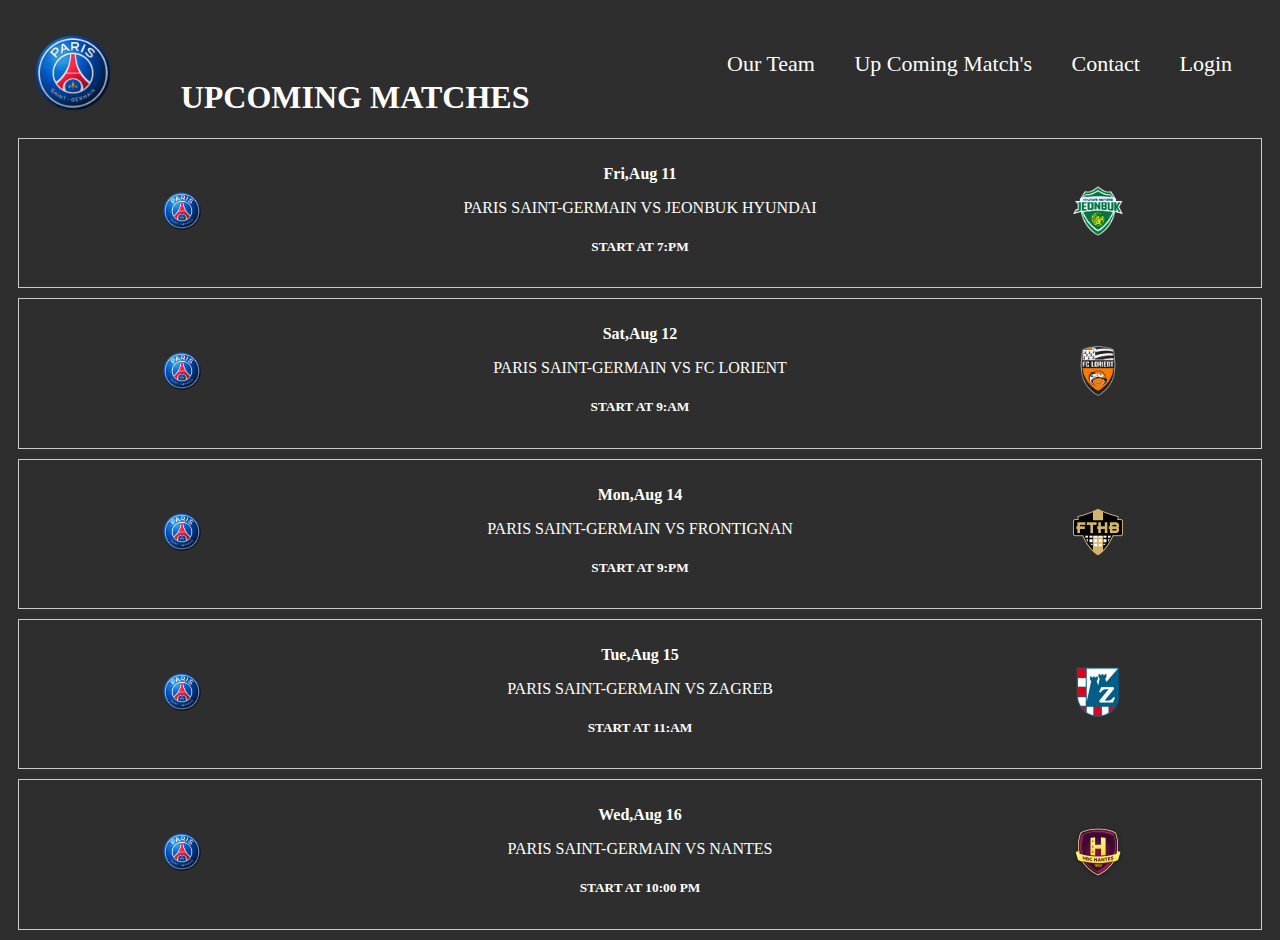
<file: upcoming.html>
<!DOCTYPE html>
<html lang="en">
<head>
    <meta charset="UTF-8">
    <meta name="viewport" content="width=device-width, initial-scale=1.0">
    <title>Document</title>
</head>
<style>
  @font-face {
  font-family: eveleth;
  src: url(eveleth-cufonfonts/Eveleth\ Regular.otf);
  font-family: handjet-light;
  src: url(Handjet-Light.ttf);
  font-family: lobster;
  src: url(Lobster-Regular.ttf);
  font-family: BebasNeue-Regular;
  src: url(BebasNeue-Regular.ttf);
}
    body{
        background-color: #2d2e2d;
    }
    .responsive-navbar {
  width: 100%;
  height: 50px;
  background-color: transparent;
  position: relative;
  }

 .responsive-navbar .res-menu {
  display: inline-block;
  }
  .navvalue img{
    width: 20%;
  }

 .responsive-navbar > .res-menu > .navvalue {
  display: inline-block;
  font-size: 22px;
  color: white;
  padding: 15px;

  }

.resnavbar-links{
  margin-top: 30px;
  margin-right: 30px;
}

 .responsive-navbar > .res-navbtn {
  display: none;
  }

 .responsive-navbar > .resnavbar-links {
  display: inline;
  float: right;
  font-size: 18px;
  }

 .responsive-navbar > .resnavbar-links > a {
  display: inline-block;
  padding: 13px 10px 13px 25px;
  text-decoration: none;
  color:White;
  font-size:22px
  }

 .responsive-navbar > .resnavbar-links > a:hover {
  color:rgb(145, 104, 1);
  }

 .responsive-navbar > #resnavbar-type {
  display: none;
  }
  .content{
    
    left: 20%;
    color: rgb(255, 255, 255);
    font-size: 20px;
    margin-top: 151px;
  }
 @media all and (max-width:900px) {
  .content{
    font-family:eveleth;
    left: 20%;
    color: rgb(255, 255, 255);
    font-size: 8vw;
    margin-top: 151px;
  }
  .responsive-navbar > .res-navbtn {
    display: inline-block;
    position: absolute;
    right: 0px;
    top: 0px;
  }

 .responsive-navbar > .res-navbtn > label {
  display: inline-block;
  width: 50px;
  height: 50px;
  padding: 12px;
  }

 .responsive-navbar > .res-navbtn > label:hover,.nav  #resnavbar-type:checked ~ .res-navbtn > label {
  background-color: rgba(0, 0, 0, 0.267);
  color: #fff;
  }

 .responsive-navbar > .res-navbtn > label > span {
  display: block;
  width: 25px;
  /* position: absolute; */
  height: 10px;
  top: 9px;
  border: white;
  margin: 0 -21px;
  color: white;
  border-top: 2px solid white;
  }

 .responsive-navbar > .resnavbar-links {
  position: absolute;
  display: block;
  width: 100%;
  background-color: rgba(0, 0, 0, 0.267);
  height: 0px;
  overflow-y: hidden;
  top: 50px;
  left: 0px;
  }

 .responsive-navbar > .resnavbar-links > a {
  display: block;
  width: 100%;
  }

 .responsive-navbar > #resnavbar-type:not(:checked) ~ .resnavbar-links {
  height: 0px;
  }

 .responsive-navbar > #resnavbar-type:checked ~ .resnavbar-links {
  height: 100vh;
  overflow-y: auto;
  outline:2px solid rgb(145, 104, 1);
  }
  }
  
    .match-card {
  display: flex;
  align-items: center;
  justify-content: space-between;
  border: 1px solid #ccc;
  padding: 10px;
  margin: 10px;
  color: white;
}

.team-logo {
  flex: 1;
  text-align: center;
}

.team-logo img {
  max-width: 50px;
  max-height: 50px;
}

.match-details {
  flex: 2;
  text-align: center;
}

.match-date {
  font-weight: bold;
}

/* Media Query for Responsiveness */
@media (max-width: 600px) {
  .match-card {
    flex-direction: column;
    text-align: center;
  }
  
  .team-logo,
  .match-details {
    flex: none;
    width: 100%;
  }
}
H1{
    text-align: center;
    color: white;
     
}

</style>
<body>
  <div class="responsive-navbar">
    <input type="checkbox" id="resnavbar-type">
    <div class="res-menu">
      <div class="navvalue">
       <a href="index.html"> <img src="paris logo.png" alt=""></a>
      </div>
    </div>
    <div class="res-navbtn">
      <label for="resnavbar-type">
      <span></span>
      <span></span>
      <span></span>
      </label>
    </div>
    <div class="resnavbar-links">
      <a href="team.html">Our Team</a>
      <a href="upcoming.html">Up Coming Match's</a>
      <a href="contact.html">Contact</a>
      <a href="login.html"><i class="fa-solid fa-circle-user"></i>Login</a>
    </div>
  </div>
    <h1>UPCOMING MATCHES</h1>
    <div class="match-card">
        <div class="team-logo">
          <img src="paris logo.png" alt="Team Logo 1">
        </div>
        <div class="match-details">
          <p class="match-date">Fri,Aug 11</p>
          <p class="match-teams"> PARIS SAINT-GERMAIN VS  JEONBUK HYUNDAI </p>
          <h5>START AT 7:PM</h5>
        </div>
        <div class="team-logo">
          <img src="jeonbuk24.png" alt="Team Logo 2">
        </div>
      </div>
      <div class="match-card">
        <div class="team-logo">
          <img src="paris logo.png" alt="Team Logo 1">
        </div>
        <div class="match-details">
          <p class="match-date">Sat,Aug 12</p>
          <p class="match-teams">PARIS SAINT-GERMAIN VS FC LORIENT </p>
          <h5>START AT 9:AM</h5>
        </div>
        <div class="team-logo">
          <img src="fclorient.png" alt="Team Logo 2">
        </div>
      </div>
      <div class="match-card">
        <div class="team-logo">
          <img src="paris logo.png" alt="Team Logo 1">
        </div>
        <div class="match-details">
          <p class="match-date">Mon,Aug 14</p>
          <p class="match-teams">PARIS SAINT-GERMAIN VS FRONTIGNAN </p>
          <h5>START AT 9:PM</h5>
        </div>
        <div class="team-logo">
          <img src="frontignan__logo__2023-2024.png" alt="Team Logo 2">
        </div>
      </div>
      <div class="match-card">
        <div class="team-logo">
          <img src="paris logo.png" alt="Team Logo 1">
        </div>
        <div class="match-details">
          <p class="match-date">Tue,Aug 15</p>
          <p class="match-teams">PARIS SAINT-GERMAIN VS ZAGREB </p>
          <h5>START AT 11:AM</h5>
        </div>
        <div class="team-logo">
          <img src="hc-zagreb__logo__2017-2018.png" alt="Team Logo 2">
        </div>
      </div>
      <div class="match-card">
        <div class="team-logo">
          <img src="paris logo.png" alt="Team Logo 1">
        </div>
        <div class="match-details">
          <p class="match-date">Wed,Aug 16</p>
          <p class="match-teams">PARIS SAINT-GERMAIN VS NANTES </p>
          <h5>START AT 10:00 PM</h5>
        </div>
        <div class="team-logo">
          <img src="nantes__logo__2023-2024.png" alt="Team Logo 2">
        </div>
      </div>
      
</body>
</html>
</file>
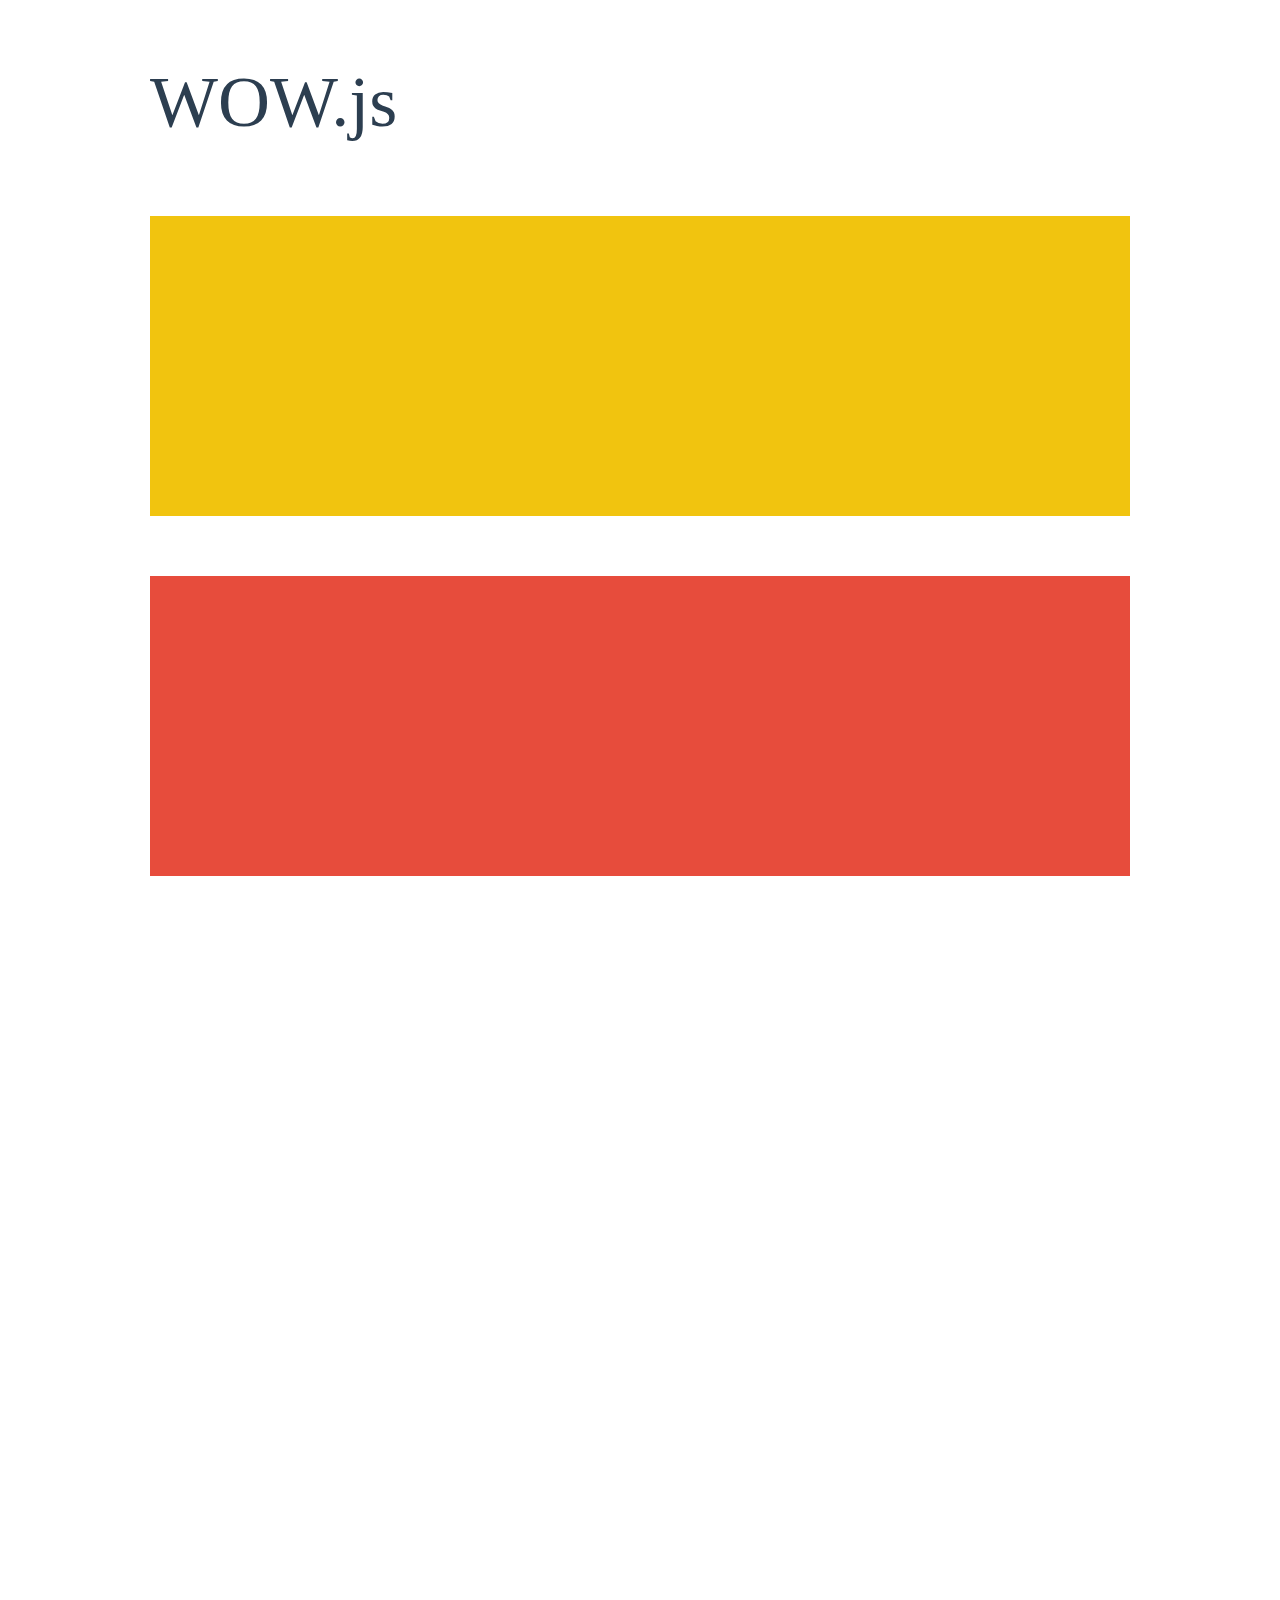
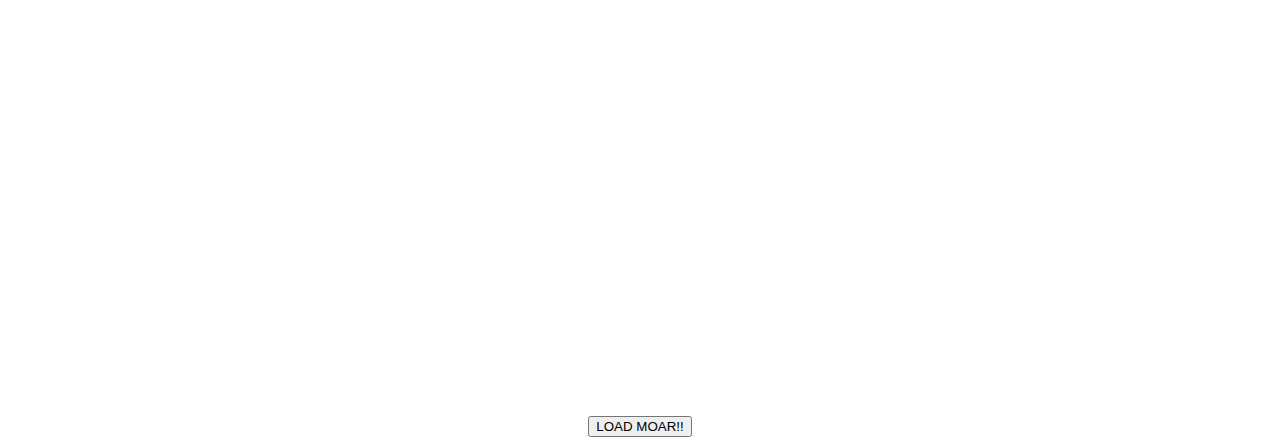
<file: WOW-master/demo.html>
<!doctype html>

<html lang="en">
<head>
  <meta charset="utf-8">
  <title>WOW</title>
  <link rel="stylesheet" href="css/libs/animate.css">
  <link rel="stylesheet" href="css/site.css">
  <style>
    .wow:first-child {
      visibility: hidden;
    }
  </style>
  <!--[if IE]>
    <script src="http://html5shiv.googlecode.com/svn/trunk/html5.js"></script>
  <![endif]-->
</head>

<body>
  <div id="container">
    <header>
      <h1>WOW.js</h1>
    </header>
    <div id="main">
      <section class="wow fadeInDown" style="background-color: #f1c40f;"></section>
      <section class="wow pulse" style="background-color: #e74c3c;" data-wow-iteration="infinite" data-wow-duration="1500ms"></section>
      <section class="section--purple wow slideInRight" data-wow-delay="2s"></section>
      <section class="section--blue wow bounceInLeft" data-wow-offset="300"></section>
      <section class="section--green wow slideInLeft" data-wow-duration="4s"></section>
      <button id="moar">LOAD MOAR!!</button>
    </div>
  </div>
  <script src="dist/wow.js"></script>
  <script>
    wow = new WOW(
      {
        animateClass: 'animated',
        offset:       100,
        callback:     function(box) {
          console.log("WOW: animating <" + box.tagName.toLowerCase() + ">")
        }
      }
    );
    wow.init();
    document.getElementById('moar').onclick = function() {
      var section = document.createElement('section');
      section.className = 'section--purple wow fadeInDown';
      this.parentNode.insertBefore(section, this);
    };
  </script>
</body>
</html>
</file>
<file: WOW-master/css/site.css>
h1 {
  font-size:     72px;
  line-height:   1.5;
  color: #2c3e50;
  font-weight:   100;
}

#container {
  width:  980px;
  margin: 0 auto;
}

section {
  height: 300px;
  margin: 60px 0;
}

.section--purple {
  background-color: #9b59b6;
}

.section--blue {
  background-color: #3498db;
}

.section--green {
  background-color: #2ecc71;
}

#main {
  text-align: center;
}

#more {
  margin: 20px auto 48px;
}
</file>
